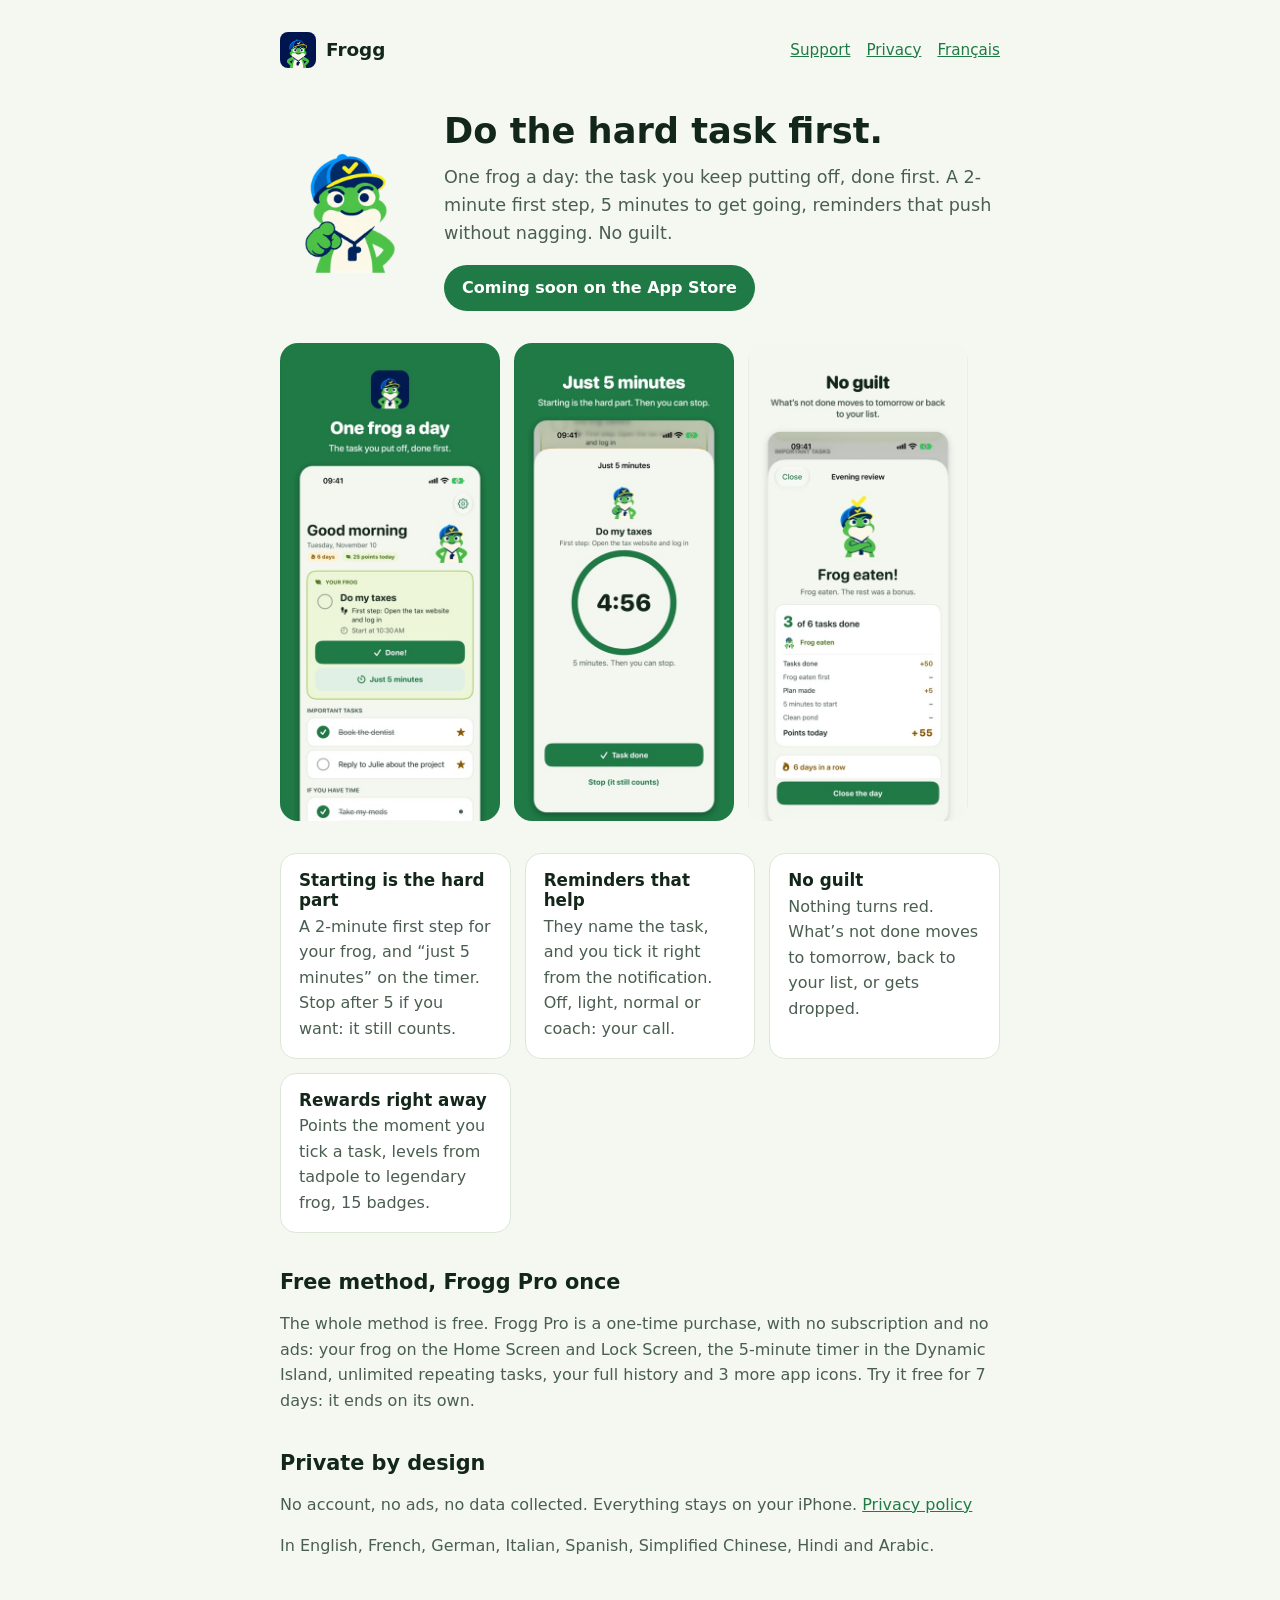
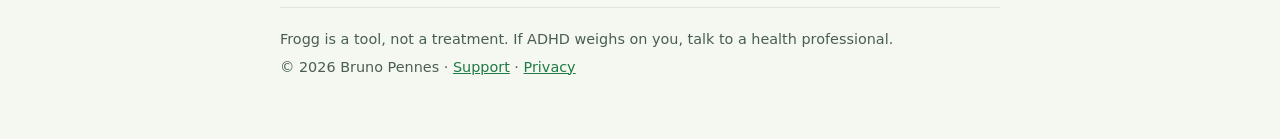
<file: index.html>
<!doctype html>
<html lang="en"><head><meta charset="utf-8"><meta name="viewport" content="width=device-width, initial-scale=1">
<title>Frogg · ADHD Planner</title>
<meta name="description" content="One frog a day: the task you keep putting off, done first. A daily planner for ADHD, built on “eat the frog”. No account, no ads, no data collected.">
<meta name="robots" content="index,follow"><link rel="icon" href="images/icon.png"><link rel="apple-touch-icon" href="images/icon.png">
<link rel="canonical" href="https://prunob.github.io/frogg/">
<link rel="alternate" hreflang="en" href="https://prunob.github.io/frogg/">
<link rel="alternate" hreflang="fr" href="https://prunob.github.io/frogg/fr/">
<link rel="alternate" hreflang="x-default" href="https://prunob.github.io/frogg/">
<meta property="og:title" content="Frogg · ADHD Planner"><meta property="og:description" content="Do the hard task first.">
<meta property="og:image" content="https://prunob.github.io/frogg/images/icon.png">
<link rel="stylesheet" href="style.css"></head><body><main>
<nav><a class="marque" href="./"><img src="images/icon.png" alt="">Frogg</a>
<a href="support.html">Support</a><a href="privacy.html">Privacy</a><a href="fr/" hreflang="fr" lang="fr">Français</a></nav>

<div class="hero"><img src="images/mascotte.png" alt="Frogg, the coach frog">
<div><h1>Do the hard task first.</h1>
<p>One frog a day: the task you keep putting off, done first. A 2-minute first step, 5 minutes to get going, reminders that push without nagging. No guilt.</p>
<span class="bientot">Coming soon on the App Store</span></div></div>

<div class="captures">
<img src="images/1-today-en.jpg" alt="Today: your frog, 2 important tasks and the small ones" loading="lazy">
<img src="images/3-focus-en.jpg" alt="Just 5 minutes: the timer for the frog" loading="lazy">
<img src="images/4-review-en.jpg" alt="Evening review, no guilt" loading="lazy">
</div>

<div class="cartes">
<div class="carte"><h3>Starting is the hard part</h3><p>A 2-minute first step for your frog, and “just 5 minutes” on the timer. Stop after 5 if you want: it still counts.</p></div>
<div class="carte"><h3>Reminders that help</h3><p>They name the task, and you tick it right from the notification. Off, light, normal or coach: your call.</p></div>
<div class="carte"><h3>No guilt</h3><p>Nothing turns red. What’s not done moves to tomorrow, back to your list, or gets dropped.</p></div>
<div class="carte"><h3>Rewards right away</h3><p>Points the moment you tick a task, levels from tadpole to legendary frog, 15 badges.</p></div>
</div>

<h2>Free method, Frogg Pro once</h2>
<p>The whole method is free. Frogg Pro is a one-time purchase, with no subscription and no ads: your frog on the Home Screen and Lock Screen, the 5-minute timer in the Dynamic Island, unlimited repeating tasks, your full history and 3 more app icons. Try it free for 7 days: it ends on its own.</p>

<h2>Private by design</h2>
<p>No account, no ads, no data collected. Everything stays on your iPhone. <a href="privacy.html">Privacy policy</a></p>
<p>In English, French, German, Italian, Spanish, Simplified Chinese, Hindi and Arabic.</p>

<footer><p>Frogg is a tool, not a treatment. If ADHD weighs on you, talk to a health professional.</p>
<p>© 2026 Bruno Pennes · <a href="support.html">Support</a> · <a href="privacy.html">Privacy</a></p></footer>
</main></body></html>
</file>
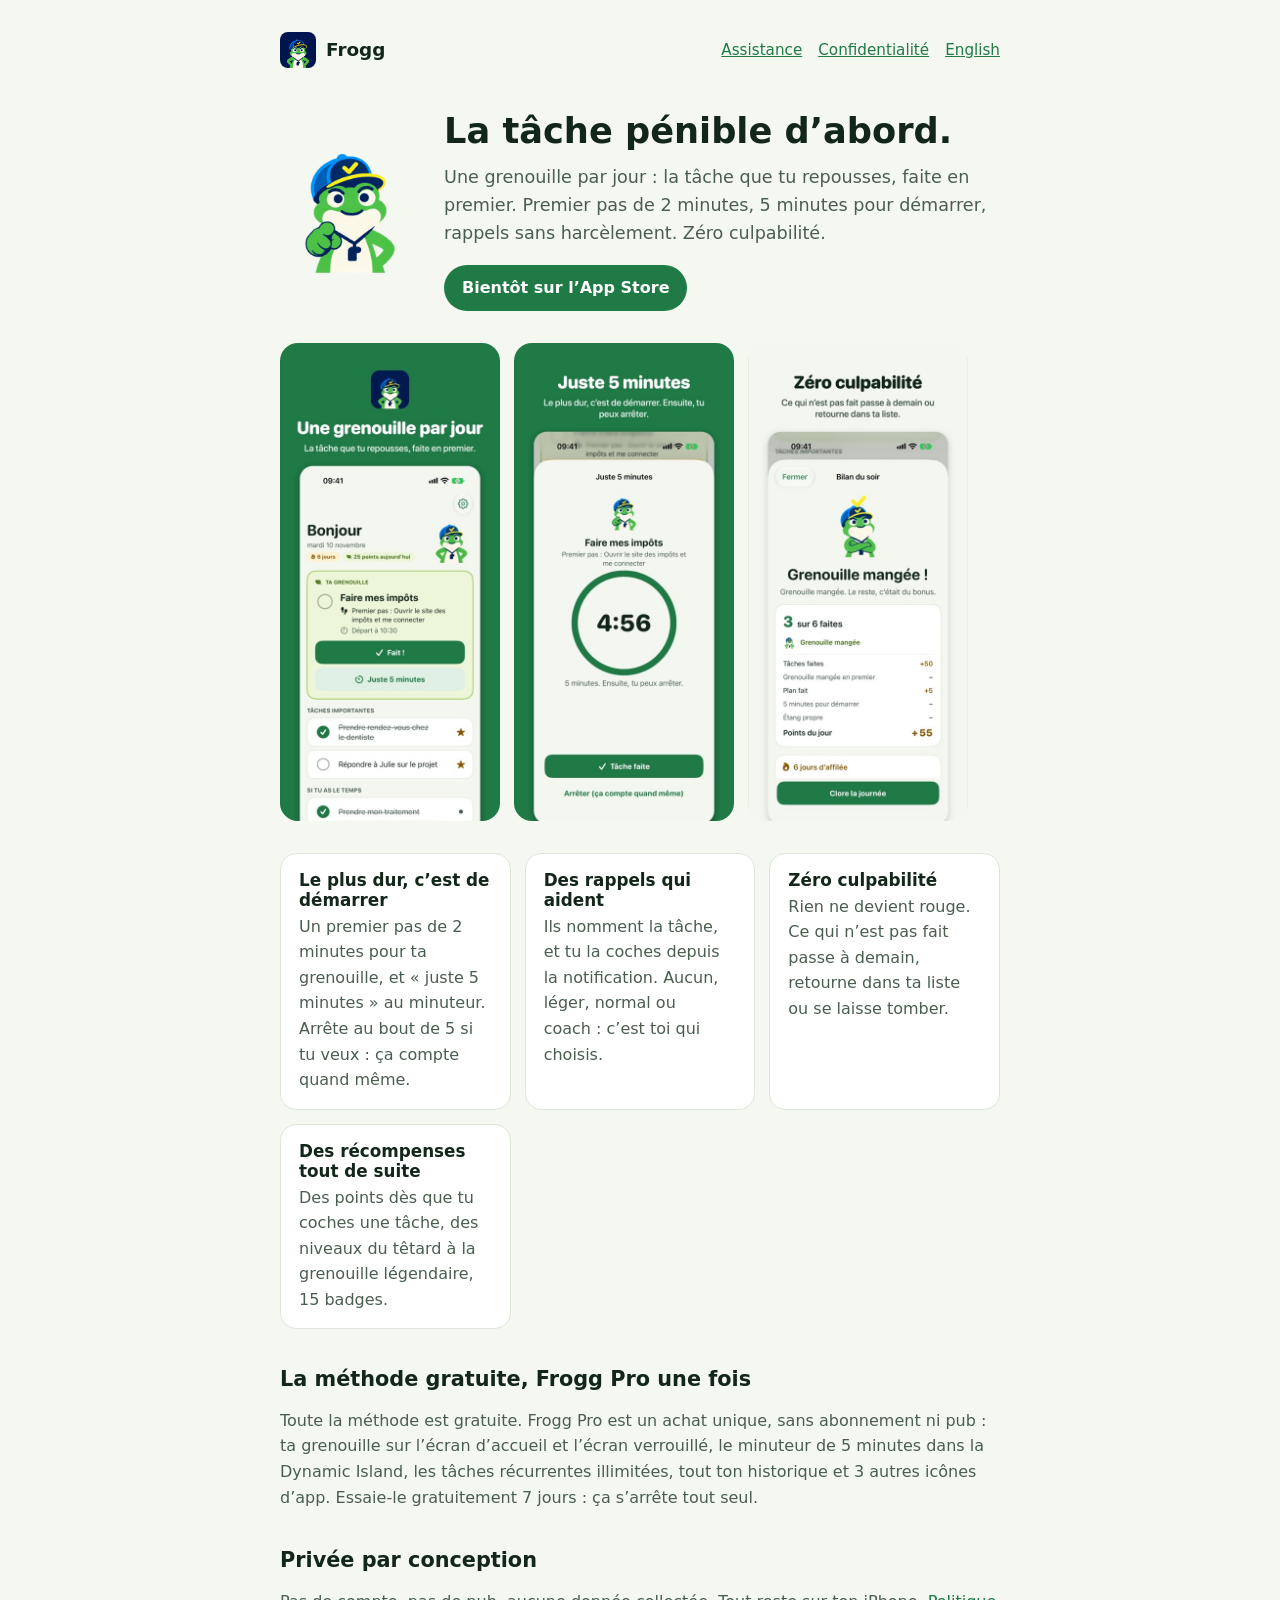
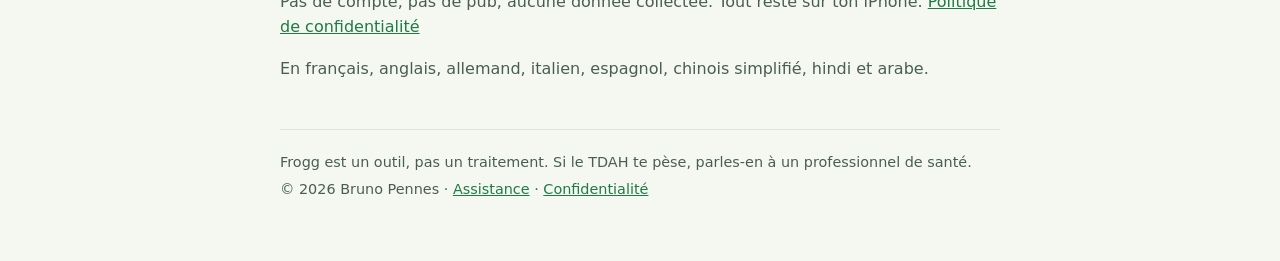
<file: fr/index.html>
<!doctype html>
<html lang="fr"><head><meta charset="utf-8"><meta name="viewport" content="width=device-width, initial-scale=1">
<title>Frogg · Planificateur TDAH</title>
<meta name="description" content="Une grenouille par jour : la tâche que tu repousses, faite en premier. Un planning quotidien pensé pour le TDAH, fondé sur « manger la grenouille ». Pas de compte, pas de pub, aucune donnée collectée.">
<meta name="robots" content="index,follow"><link rel="icon" href="../images/icon.png"><link rel="apple-touch-icon" href="../images/icon.png">
<link rel="canonical" href="https://prunob.github.io/frogg/fr/">
<link rel="alternate" hreflang="en" href="https://prunob.github.io/frogg/">
<link rel="alternate" hreflang="fr" href="https://prunob.github.io/frogg/fr/">
<link rel="alternate" hreflang="x-default" href="https://prunob.github.io/frogg/">
<meta property="og:title" content="Frogg · Planificateur TDAH"><meta property="og:description" content="La tâche pénible d’abord.">
<meta property="og:image" content="https://prunob.github.io/frogg/images/icon.png">
<link rel="stylesheet" href="../style.css"></head><body><main>
<nav><a class="marque" href="./"><img src="../images/icon.png" alt="">Frogg</a>
<a href="assistance.html">Assistance</a><a href="confidentialite.html">Confidentialité</a><a href="../" hreflang="en" lang="en">English</a></nav>

<div class="hero"><img src="../images/mascotte.png" alt="Frogg, la grenouille coach">
<div><h1>La tâche pénible d’abord.</h1>
<p>Une grenouille par jour : la tâche que tu repousses, faite en premier. Premier pas de 2 minutes, 5 minutes pour démarrer, rappels sans harcèlement. Zéro culpabilité.</p>
<span class="bientot">Bientôt sur l’App Store</span></div></div>

<div class="captures">
<img src="../images/1-today-fr.jpg" alt="Aujourd’hui : ta grenouille, 2 tâches importantes et les petites" loading="lazy">
<img src="../images/3-focus-fr.jpg" alt="Juste 5 minutes : le minuteur de la grenouille" loading="lazy">
<img src="../images/4-review-fr.jpg" alt="Le bilan du soir, sans culpabilité" loading="lazy">
</div>

<div class="cartes">
<div class="carte"><h3>Le plus dur, c’est de démarrer</h3><p>Un premier pas de 2 minutes pour ta grenouille, et « juste 5 minutes » au minuteur. Arrête au bout de 5 si tu veux : ça compte quand même.</p></div>
<div class="carte"><h3>Des rappels qui aident</h3><p>Ils nomment la tâche, et tu la coches depuis la notification. Aucun, léger, normal ou coach : c’est toi qui choisis.</p></div>
<div class="carte"><h3>Zéro culpabilité</h3><p>Rien ne devient rouge. Ce qui n’est pas fait passe à demain, retourne dans ta liste ou se laisse tomber.</p></div>
<div class="carte"><h3>Des récompenses tout de suite</h3><p>Des points dès que tu coches une tâche, des niveaux du têtard à la grenouille légendaire, 15 badges.</p></div>
</div>

<h2>La méthode gratuite, Frogg Pro une fois</h2>
<p>Toute la méthode est gratuite. Frogg Pro est un achat unique, sans abonnement ni pub : ta grenouille sur l’écran d’accueil et l’écran verrouillé, le minuteur de 5 minutes dans la Dynamic Island, les tâches récurrentes illimitées, tout ton historique et 3 autres icônes d’app. Essaie-le gratuitement 7 jours : ça s’arrête tout seul.</p>

<h2>Privée par conception</h2>
<p>Pas de compte, pas de pub, aucune donnée collectée. Tout reste sur ton iPhone. <a href="confidentialite.html">Politique de confidentialité</a></p>
<p>En français, anglais, allemand, italien, espagnol, chinois simplifié, hindi et arabe.</p>

<footer><p>Frogg est un outil, pas un traitement. Si le TDAH te pèse, parles-en à un professionnel de santé.</p>
<p>© 2026 Bruno Pennes · <a href="assistance.html">Assistance</a> · <a href="confidentialite.html">Confidentialité</a></p></footer>
</main></body></html>
</file>
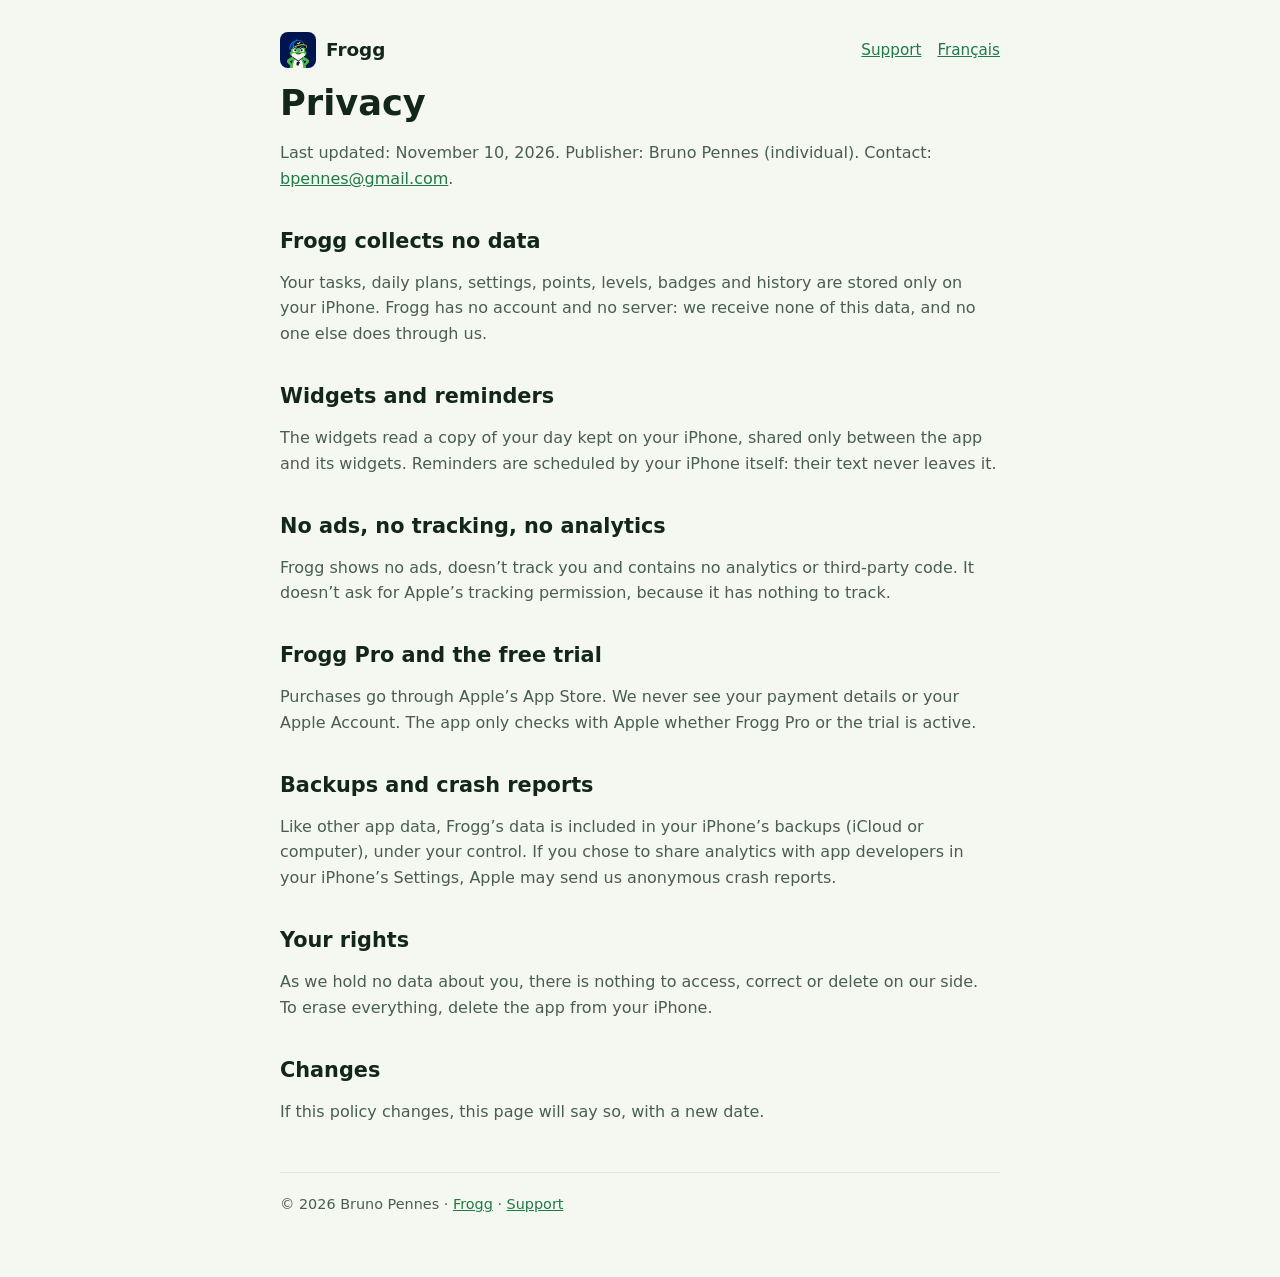
<file: privacy.html>
<!doctype html>
<html lang="en"><head><meta charset="utf-8"><meta name="viewport" content="width=device-width, initial-scale=1">
<title>Privacy · Frogg</title><meta name="description" content="Frogg collects no data: no account, no ads, no analytics. Everything stays on your iPhone.">
<meta name="robots" content="index,follow"><link rel="icon" href="images/icon.png">
<link rel="canonical" href="https://prunob.github.io/frogg/privacy.html">
<link rel="alternate" hreflang="en" href="https://prunob.github.io/frogg/privacy.html">
<link rel="alternate" hreflang="fr" href="https://prunob.github.io/frogg/fr/confidentialite.html">
<link rel="alternate" hreflang="x-default" href="https://prunob.github.io/frogg/privacy.html">
<link rel="stylesheet" href="style.css"></head><body><main>
<nav><a class="marque" href="./"><img src="images/icon.png" alt="">Frogg</a>
<a href="support.html">Support</a><a href="fr/confidentialite.html" hreflang="fr" lang="fr">Français</a></nav>

<h1>Privacy</h1>
<p>Last updated: November 10, 2026. Publisher: Bruno Pennes (individual). Contact: <a href="mailto:bpennes@gmail.com?subject=Frogg">bpennes@gmail.com</a>.</p>

<h2>Frogg collects no data</h2>
<p>Your tasks, daily plans, settings, points, levels, badges and history are stored only on your iPhone. Frogg has no account and no server: we receive none of this data, and no one else does through us.</p>

<h2>Widgets and reminders</h2>
<p>The widgets read a copy of your day kept on your iPhone, shared only between the app and its widgets. Reminders are scheduled by your iPhone itself: their text never leaves it.</p>

<h2>No ads, no tracking, no analytics</h2>
<p>Frogg shows no ads, doesn’t track you and contains no analytics or third-party code. It doesn’t ask for Apple’s tracking permission, because it has nothing to track.</p>

<h2>Frogg Pro and the free trial</h2>
<p>Purchases go through Apple’s App Store. We never see your payment details or your Apple Account. The app only checks with Apple whether Frogg Pro or the trial is active.</p>

<h2>Backups and crash reports</h2>
<p>Like other app data, Frogg’s data is included in your iPhone’s backups (iCloud or computer), under your control. If you chose to share analytics with app developers in your iPhone’s Settings, Apple may send us anonymous crash reports.</p>

<h2>Your rights</h2>
<p>As we hold no data about you, there is nothing to access, correct or delete on our side. To erase everything, delete the app from your iPhone.</p>

<h2>Changes</h2>
<p>If this policy changes, this page will say so, with a new date.</p>

<footer><p>© 2026 Bruno Pennes · <a href="./">Frogg</a> · <a href="support.html">Support</a></p></footer>
</main></body></html>
</file>
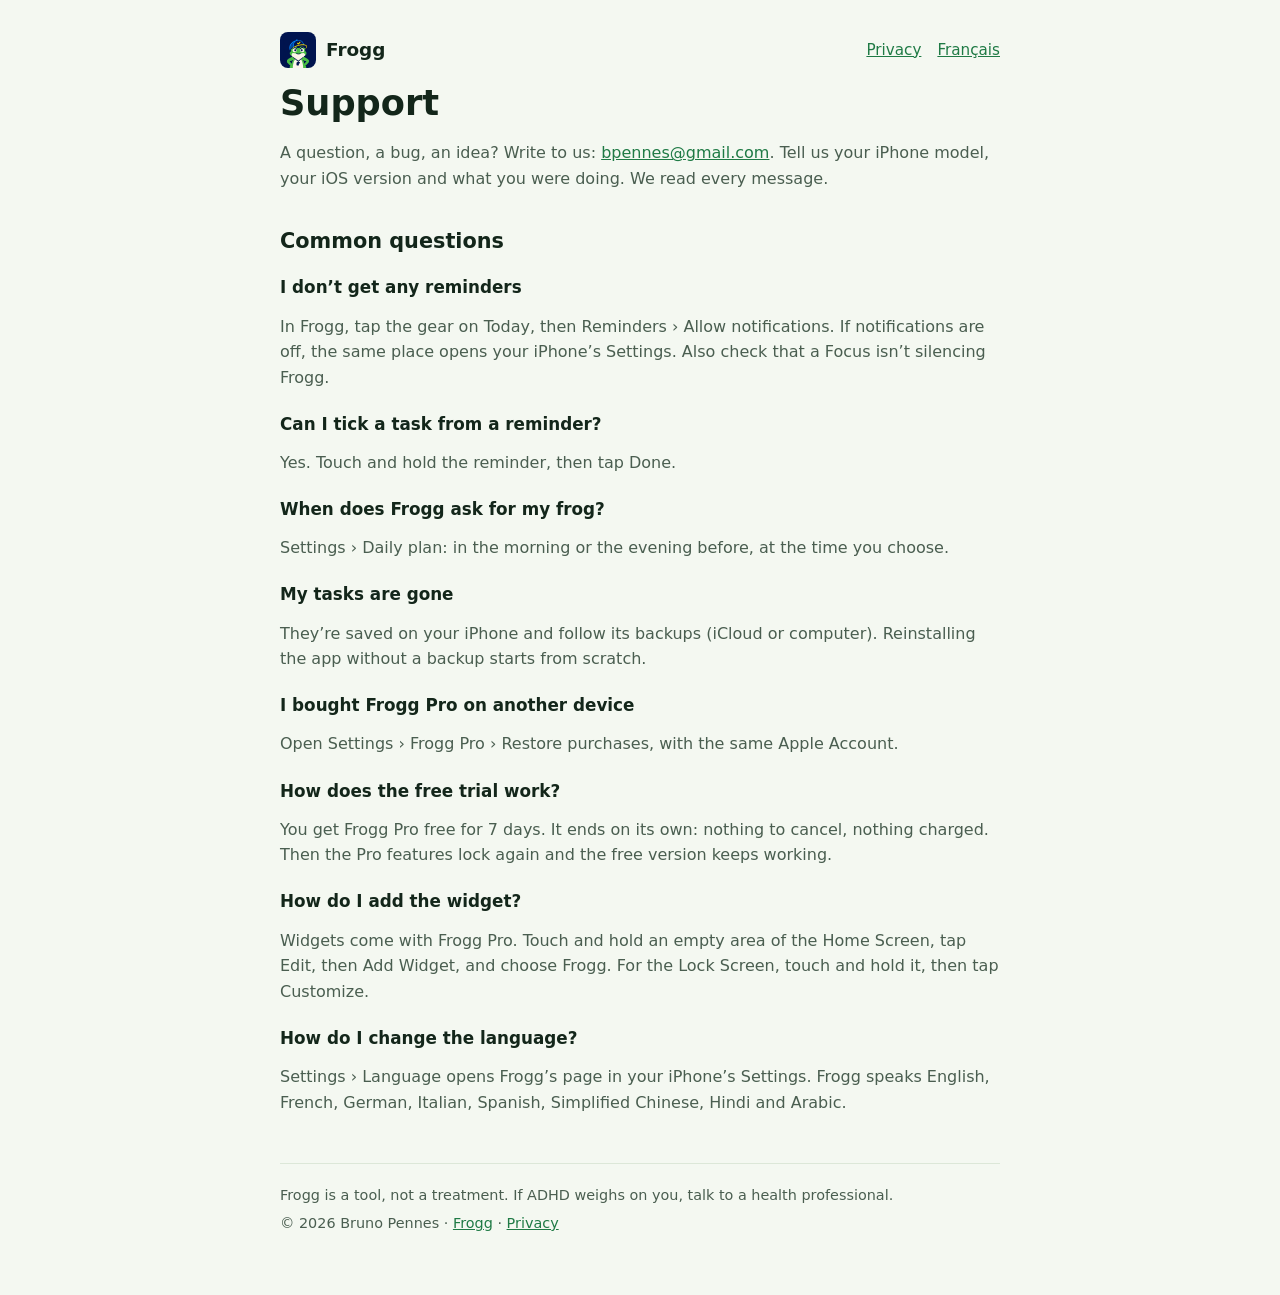
<file: support.html>
<!doctype html>
<html lang="en"><head><meta charset="utf-8"><meta name="viewport" content="width=device-width, initial-scale=1">
<title>Support · Frogg</title><meta name="description" content="Help with Frogg: reminders, daily plan, Frogg Pro, free trial, widgets and languages.">
<meta name="robots" content="index,follow"><link rel="icon" href="images/icon.png">
<link rel="canonical" href="https://prunob.github.io/frogg/support.html">
<link rel="alternate" hreflang="en" href="https://prunob.github.io/frogg/support.html">
<link rel="alternate" hreflang="fr" href="https://prunob.github.io/frogg/fr/assistance.html">
<link rel="alternate" hreflang="x-default" href="https://prunob.github.io/frogg/support.html">
<link rel="stylesheet" href="style.css"></head><body><main>
<nav><a class="marque" href="./"><img src="images/icon.png" alt="">Frogg</a>
<a href="privacy.html">Privacy</a><a href="fr/assistance.html" hreflang="fr" lang="fr">Français</a></nav>

<h1>Support</h1>
<p>A question, a bug, an idea? Write to us: <a href="mailto:bpennes@gmail.com?subject=Frogg">bpennes@gmail.com</a>. Tell us your iPhone model, your iOS version and what you were doing. We read every message.</p>

<h2>Common questions</h2>
<h3>I don’t get any reminders</h3>
<p>In Frogg, tap the gear on Today, then Reminders › Allow notifications. If notifications are off, the same place opens your iPhone’s Settings. Also check that a Focus isn’t silencing Frogg.</p>
<h3>Can I tick a task from a reminder?</h3>
<p>Yes. Touch and hold the reminder, then tap Done.</p>
<h3>When does Frogg ask for my frog?</h3>
<p>Settings › Daily plan: in the morning or the evening before, at the time you choose.</p>
<h3>My tasks are gone</h3>
<p>They’re saved on your iPhone and follow its backups (iCloud or computer). Reinstalling the app without a backup starts from scratch.</p>
<h3>I bought Frogg Pro on another device</h3>
<p>Open Settings › Frogg Pro › Restore purchases, with the same Apple Account.</p>
<h3>How does the free trial work?</h3>
<p>You get Frogg Pro free for 7 days. It ends on its own: nothing to cancel, nothing charged. Then the Pro features lock again and the free version keeps working.</p>
<h3>How do I add the widget?</h3>
<p>Widgets come with Frogg Pro. Touch and hold an empty area of the Home Screen, tap Edit, then Add Widget, and choose Frogg. For the Lock Screen, touch and hold it, then tap Customize.</p>
<h3>How do I change the language?</h3>
<p>Settings › Language opens Frogg’s page in your iPhone’s Settings. Frogg speaks English, French, German, Italian, Spanish, Simplified Chinese, Hindi and Arabic.</p>

<footer><p>Frogg is a tool, not a treatment. If ADHD weighs on you, talk to a health professional.</p>
<p>© 2026 Bruno Pennes · <a href="./">Frogg</a> · <a href="privacy.html">Privacy</a></p></footer>
</main></body></html>
</file>
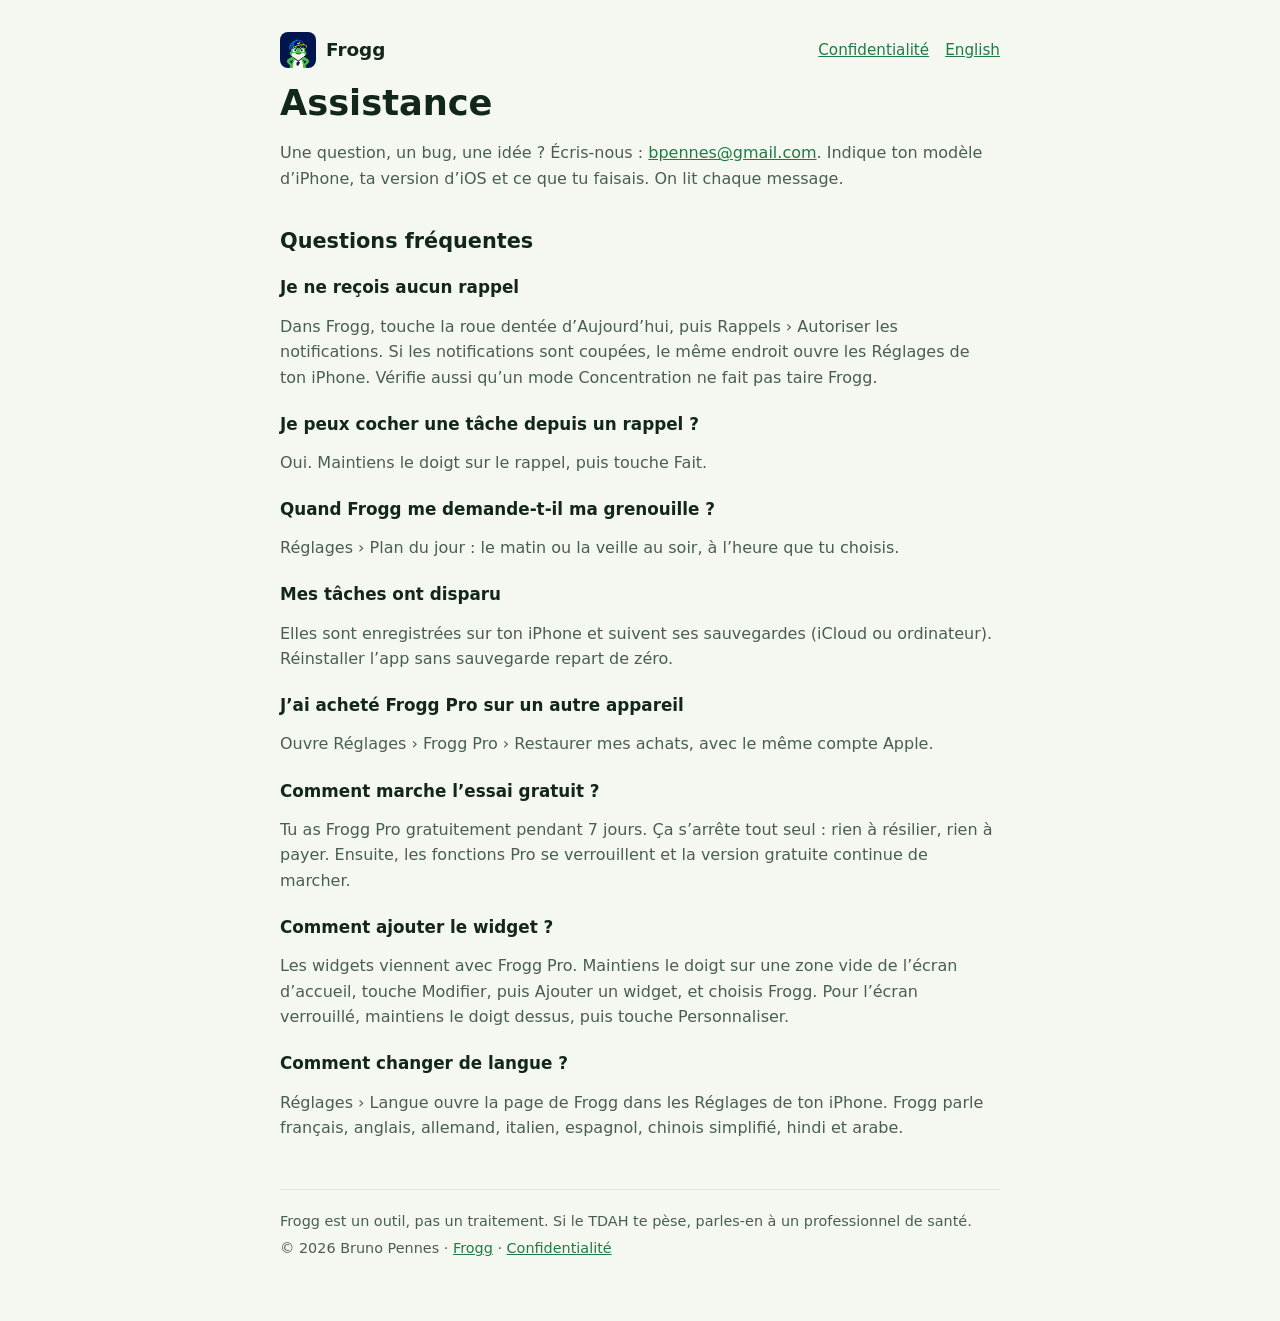
<file: fr/assistance.html>
<!doctype html>
<html lang="fr"><head><meta charset="utf-8"><meta name="viewport" content="width=device-width, initial-scale=1">
<title>Assistance · Frogg</title><meta name="description" content="Aide pour Frogg : rappels, plan du jour, Frogg Pro, essai gratuit, widgets et langues.">
<meta name="robots" content="index,follow"><link rel="icon" href="../images/icon.png">
<link rel="canonical" href="https://prunob.github.io/frogg/fr/assistance.html">
<link rel="alternate" hreflang="en" href="https://prunob.github.io/frogg/support.html">
<link rel="alternate" hreflang="fr" href="https://prunob.github.io/frogg/fr/assistance.html">
<link rel="alternate" hreflang="x-default" href="https://prunob.github.io/frogg/support.html">
<link rel="stylesheet" href="../style.css"></head><body><main>
<nav><a class="marque" href="./"><img src="../images/icon.png" alt="">Frogg</a>
<a href="confidentialite.html">Confidentialité</a><a href="../support.html" hreflang="en" lang="en">English</a></nav>

<h1>Assistance</h1>
<p>Une question, un bug, une idée ? Écris-nous : <a href="mailto:bpennes@gmail.com?subject=Frogg">bpennes@gmail.com</a>. Indique ton modèle d’iPhone, ta version d’iOS et ce que tu faisais. On lit chaque message.</p>

<h2>Questions fréquentes</h2>
<h3>Je ne reçois aucun rappel</h3>
<p>Dans Frogg, touche la roue dentée d’Aujourd’hui, puis Rappels › Autoriser les notifications. Si les notifications sont coupées, le même endroit ouvre les Réglages de ton iPhone. Vérifie aussi qu’un mode Concentration ne fait pas taire Frogg.</p>
<h3>Je peux cocher une tâche depuis un rappel ?</h3>
<p>Oui. Maintiens le doigt sur le rappel, puis touche Fait.</p>
<h3>Quand Frogg me demande-t-il ma grenouille ?</h3>
<p>Réglages › Plan du jour : le matin ou la veille au soir, à l’heure que tu choisis.</p>
<h3>Mes tâches ont disparu</h3>
<p>Elles sont enregistrées sur ton iPhone et suivent ses sauvegardes (iCloud ou ordinateur). Réinstaller l’app sans sauvegarde repart de zéro.</p>
<h3>J’ai acheté Frogg Pro sur un autre appareil</h3>
<p>Ouvre Réglages › Frogg Pro › Restaurer mes achats, avec le même compte Apple.</p>
<h3>Comment marche l’essai gratuit ?</h3>
<p>Tu as Frogg Pro gratuitement pendant 7 jours. Ça s’arrête tout seul : rien à résilier, rien à payer. Ensuite, les fonctions Pro se verrouillent et la version gratuite continue de marcher.</p>
<h3>Comment ajouter le widget ?</h3>
<p>Les widgets viennent avec Frogg Pro. Maintiens le doigt sur une zone vide de l’écran d’accueil, touche Modifier, puis Ajouter un widget, et choisis Frogg. Pour l’écran verrouillé, maintiens le doigt dessus, puis touche Personnaliser.</p>
<h3>Comment changer de langue ?</h3>
<p>Réglages › Langue ouvre la page de Frogg dans les Réglages de ton iPhone. Frogg parle français, anglais, allemand, italien, espagnol, chinois simplifié, hindi et arabe.</p>

<footer><p>Frogg est un outil, pas un traitement. Si le TDAH te pèse, parles-en à un professionnel de santé.</p>
<p>© 2026 Bruno Pennes · <a href="./">Frogg</a> · <a href="confidentialite.html">Confidentialité</a></p></footer>
</main></body></html>
</file>
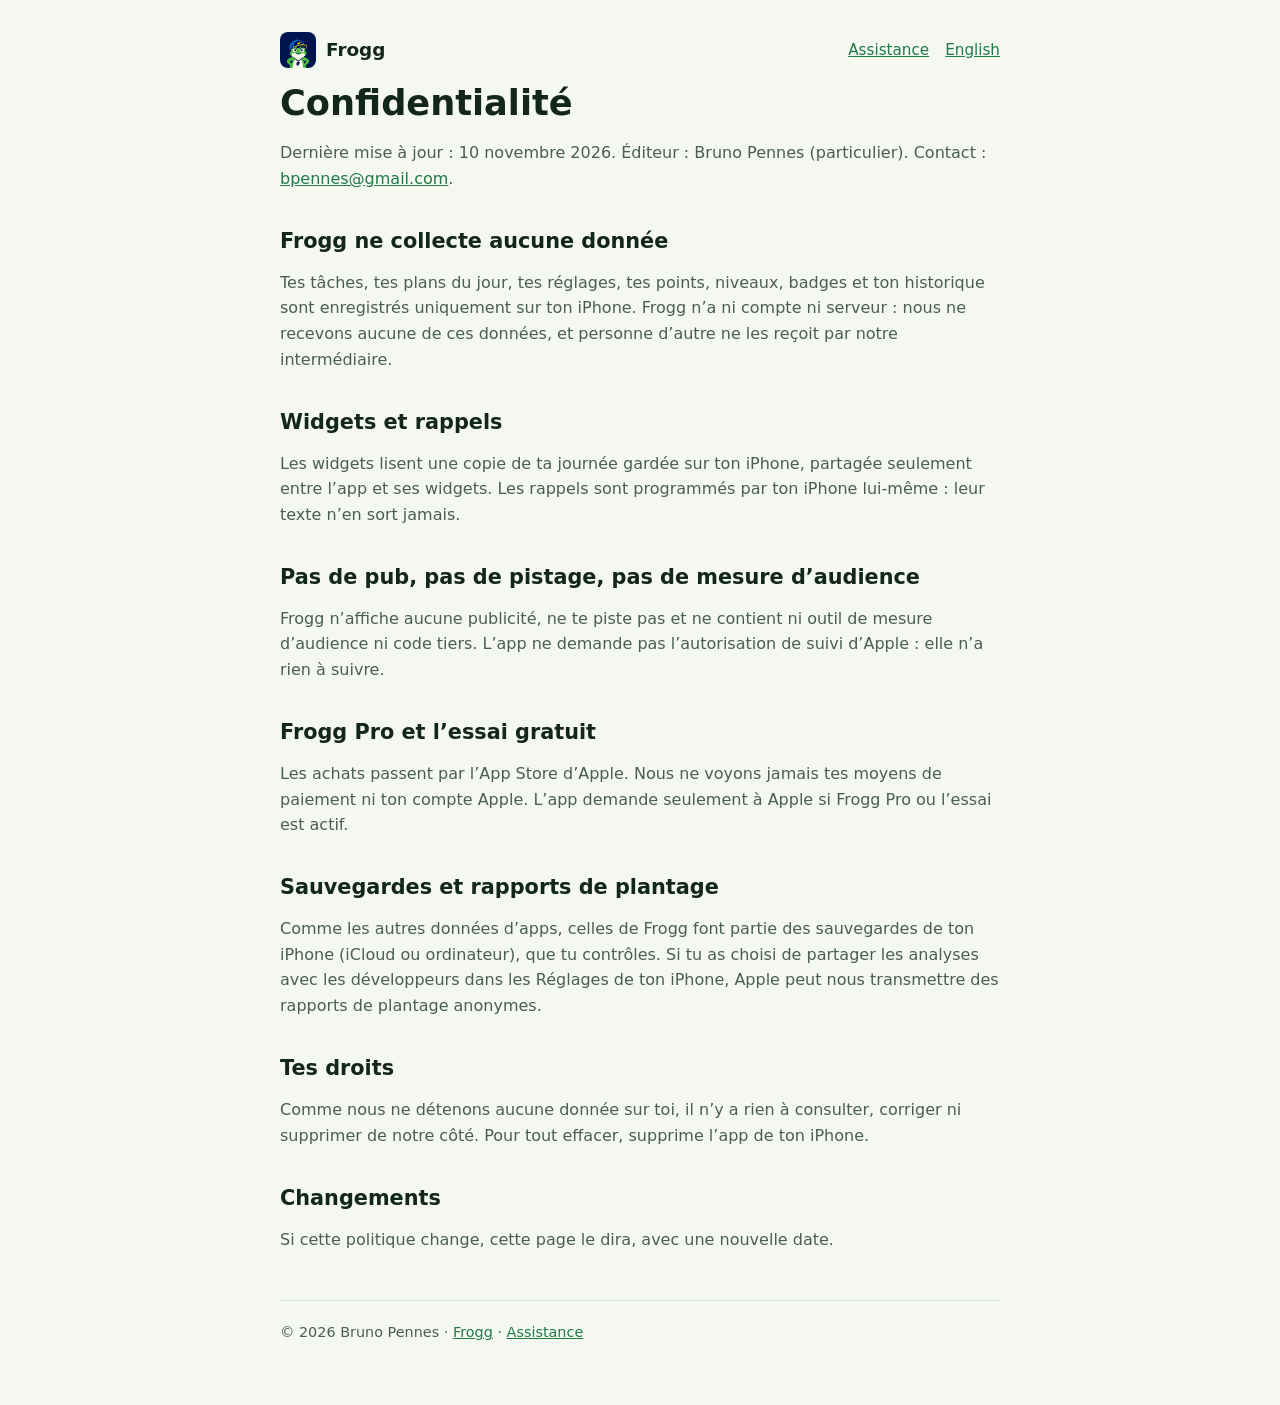
<file: fr/confidentialite.html>
<!doctype html>
<html lang="fr"><head><meta charset="utf-8"><meta name="viewport" content="width=device-width, initial-scale=1">
<title>Confidentialité · Frogg</title><meta name="description" content="Frogg ne collecte aucune donnée : pas de compte, pas de pub, pas de mesure d’audience. Tout reste sur ton iPhone.">
<meta name="robots" content="index,follow"><link rel="icon" href="../images/icon.png">
<link rel="canonical" href="https://prunob.github.io/frogg/fr/confidentialite.html">
<link rel="alternate" hreflang="en" href="https://prunob.github.io/frogg/privacy.html">
<link rel="alternate" hreflang="fr" href="https://prunob.github.io/frogg/fr/confidentialite.html">
<link rel="alternate" hreflang="x-default" href="https://prunob.github.io/frogg/privacy.html">
<link rel="stylesheet" href="../style.css"></head><body><main>
<nav><a class="marque" href="./"><img src="../images/icon.png" alt="">Frogg</a>
<a href="assistance.html">Assistance</a><a href="../privacy.html" hreflang="en" lang="en">English</a></nav>

<h1>Confidentialité</h1>
<p>Dernière mise à jour : 10 novembre 2026. Éditeur : Bruno Pennes (particulier). Contact : <a href="mailto:bpennes@gmail.com?subject=Frogg">bpennes@gmail.com</a>.</p>

<h2>Frogg ne collecte aucune donnée</h2>
<p>Tes tâches, tes plans du jour, tes réglages, tes points, niveaux, badges et ton historique sont enregistrés uniquement sur ton iPhone. Frogg n’a ni compte ni serveur : nous ne recevons aucune de ces données, et personne d’autre ne les reçoit par notre intermédiaire.</p>

<h2>Widgets et rappels</h2>
<p>Les widgets lisent une copie de ta journée gardée sur ton iPhone, partagée seulement entre l’app et ses widgets. Les rappels sont programmés par ton iPhone lui-même : leur texte n’en sort jamais.</p>

<h2>Pas de pub, pas de pistage, pas de mesure d’audience</h2>
<p>Frogg n’affiche aucune publicité, ne te piste pas et ne contient ni outil de mesure d’audience ni code tiers. L’app ne demande pas l’autorisation de suivi d’Apple : elle n’a rien à suivre.</p>

<h2>Frogg Pro et l’essai gratuit</h2>
<p>Les achats passent par l’App Store d’Apple. Nous ne voyons jamais tes moyens de paiement ni ton compte Apple. L’app demande seulement à Apple si Frogg Pro ou l’essai est actif.</p>

<h2>Sauvegardes et rapports de plantage</h2>
<p>Comme les autres données d’apps, celles de Frogg font partie des sauvegardes de ton iPhone (iCloud ou ordinateur), que tu contrôles. Si tu as choisi de partager les analyses avec les développeurs dans les Réglages de ton iPhone, Apple peut nous transmettre des rapports de plantage anonymes.</p>

<h2>Tes droits</h2>
<p>Comme nous ne détenons aucune donnée sur toi, il n’y a rien à consulter, corriger ni supprimer de notre côté. Pour tout effacer, supprime l’app de ton iPhone.</p>

<h2>Changements</h2>
<p>Si cette politique change, cette page le dira, avec une nouvelle date.</p>

<footer><p>© 2026 Bruno Pennes · <a href="./">Frogg</a> · <a href="assistance.html">Assistance</a></p></footer>
</main></body></html>
</file>
<file: style.css>
:root {
  --fond: #F4F8F1; --carte: #FFFFFF; --texte: #13261A; --texte2: #4A5E50; --vert: #1F7A45; --bord: #DCE7D8;
  --sur-vert: #FFFFFF;
  color-scheme: light dark;
}
@media (prefers-color-scheme: dark) {
  :root { --fond: #0F1A13; --carte: #17241B; --texte: #EAF2EC; --texte2: #A9BBAE; --vert: #5EC25A; --bord: #2A3A2F;
    --sur-vert: #0F1A13; }
}
* { box-sizing: border-box; }
body { margin: 0; background: var(--fond); color: var(--texte); line-height: 1.6;
  font-family: -apple-system, BlinkMacSystemFont, "Segoe UI", system-ui, sans-serif; }
main { max-width: 760px; margin: 0 auto; padding: 32px 20px 56px; }
h1, h2, h3, .marque { font-family: ui-rounded, -apple-system, system-ui, sans-serif; line-height: 1.2; }
h1 { font-size: 2.2rem; margin: 0.4em 0 0.3em; }
h2 { font-size: 1.3rem; margin: 1.8em 0 0.4em; }
h3 { font-size: 1.05rem; margin: 1.4em 0 0.2em; }
p, li { color: var(--texte2); }
a { color: var(--vert); }
nav { display: flex; gap: 16px; flex-wrap: wrap; align-items: center; font-size: 0.95rem; }
nav .marque { display: flex; align-items: center; gap: 10px; font-weight: 800; font-size: 1.15rem;
  color: var(--texte); text-decoration: none; margin-right: auto; }
nav .marque img { width: 36px; height: 36px; border-radius: 22%; }
.hero { display: flex; gap: 24px; align-items: center; margin-top: 28px; }
.hero img { width: 140px; height: auto; flex: none; }
.hero p { font-size: 1.1rem; margin: 0; }
.bientot { display: inline-block; margin-top: 18px; padding: 10px 18px; border-radius: 999px; font-weight: 700;
  background: var(--vert); color: var(--sur-vert); }
.captures { display: flex; gap: 14px; overflow-x: auto; margin: 32px 0 8px; padding-bottom: 8px; }
.captures img { width: 220px; height: auto; border-radius: 18px; flex: none; }
.cartes { display: grid; grid-template-columns: repeat(auto-fit, minmax(210px, 1fr)); gap: 14px; margin-top: 24px; }
.carte { background: var(--carte); border: 1px solid var(--bord); border-radius: 16px; padding: 16px 18px; }
.carte h3 { margin-top: 0; color: var(--texte); }
.carte p { margin: 0; }
footer { margin-top: 48px; padding-top: 16px; border-top: 1px solid var(--bord); font-size: 0.9rem; }
footer p { margin: 0.3em 0; }
@media (max-width: 560px) {
  h1 { font-size: 1.8rem; }
  nav { gap: 12px; font-size: 0.88rem; }
  nav .marque { font-size: 1.05rem; }
  .hero { flex-direction: column; align-items: flex-start; }
  .hero img { width: 110px; }
  .captures img { width: 180px; }
}
</file>
